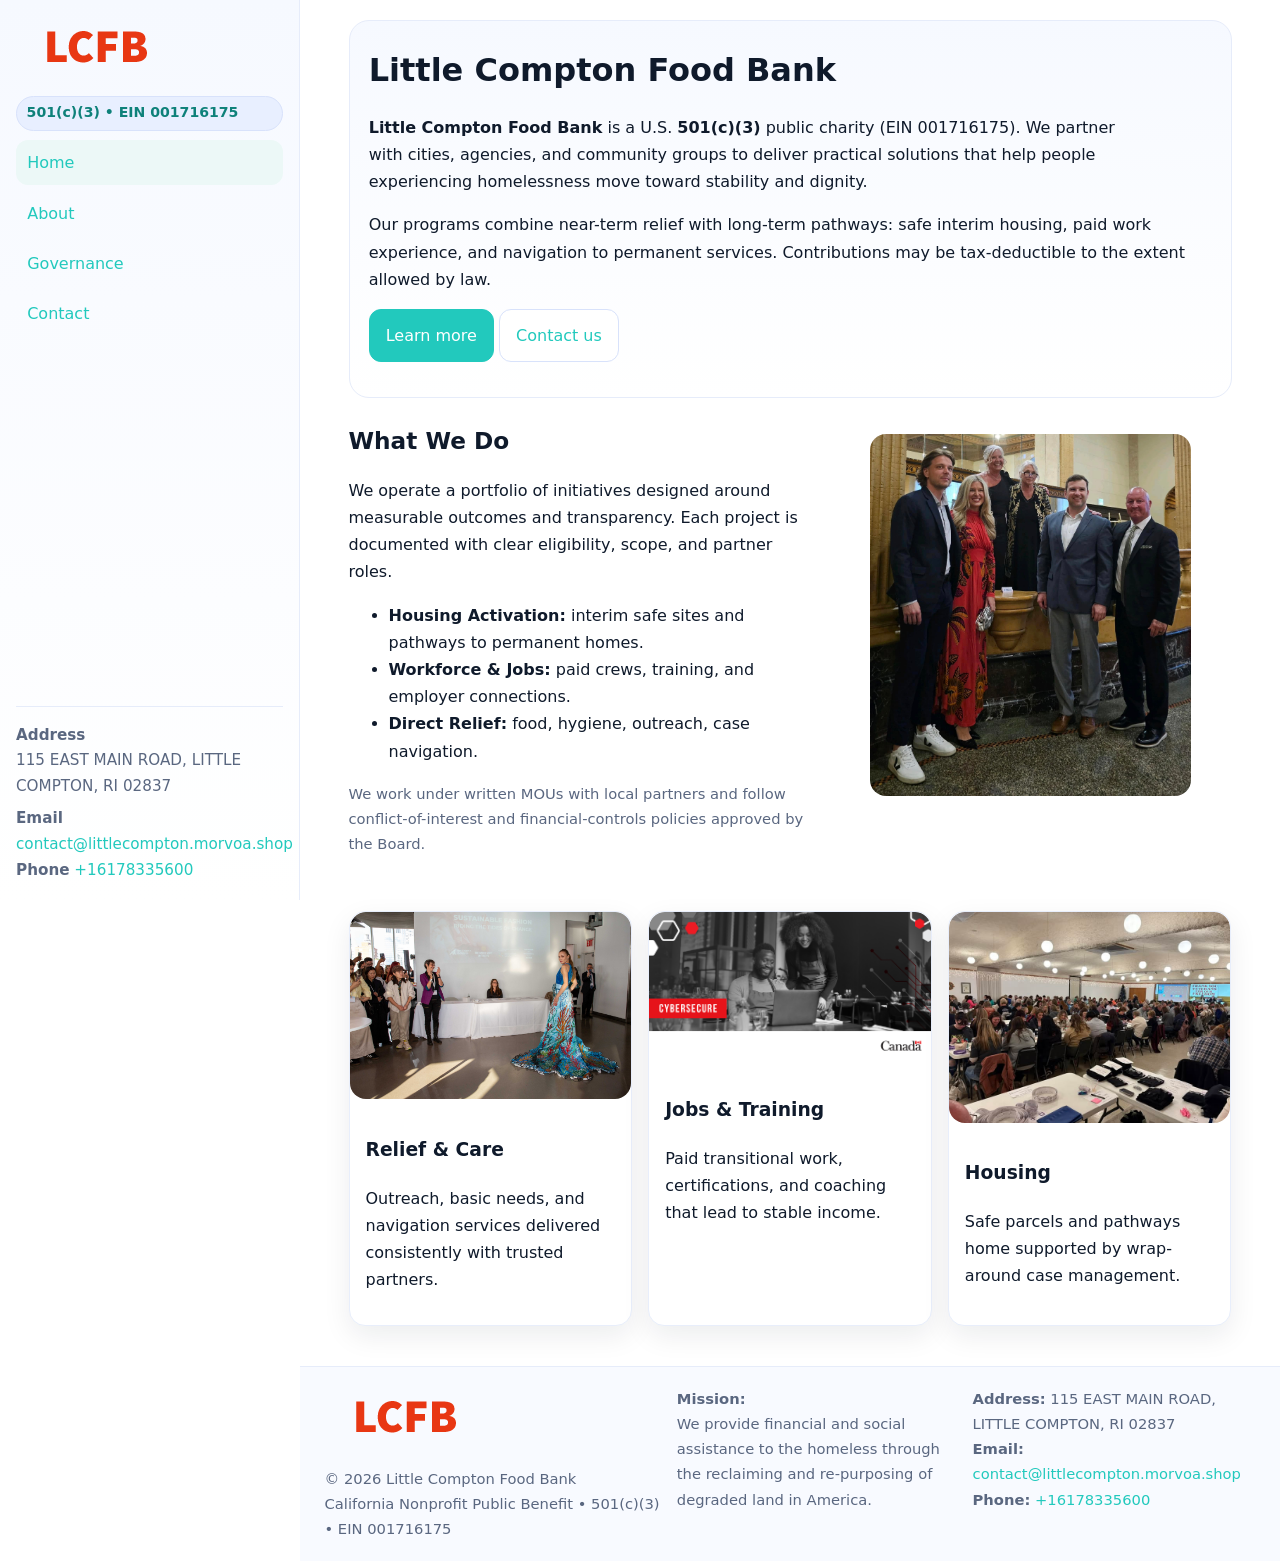
<file: index.html>
<!doctype html>
<html lang="en">
<head>
<meta charset="utf-8"/>
<meta name="viewport" content="width=device-width,initial-scale=1"/>
<title>Little Compton Food Bank – Nonprofit • 2025</title>
<link rel="stylesheet" href="assets/styles.css"/>
<link rel="icon" href="images/logo.png">
<meta name="data-ein" content="001716175"><meta name="data-name" content="Little Compton Food Bank">
<meta name="data-email" content="contact@littlecompton.morvoa.shop"><meta name="data-phone" content="+16178335600">
<meta name="data-address" content="115 EAST MAIN ROAD,
LITTLE, RI 02837"><meta name="data-map" content="115+EAST+MAIN+ROAD,+LITTLE,+RI+02837">
  <meta name="description" content="Dedicated to food security and community relief, Little Compton Food Bank collaborates with neighbors and partners to deliver practical help and long-term impact.">
<meta name="facebook-domain-verification" content="6ct1bxo7tmcr0mq3q2gzqj4e0qhw6a" />
</head>
<body>
<div style="position:absolute;left:-9999px;top:-9999px;opacity:0" data-uniq="{{UNIQUE_BLOB}}">
  <span>Dedicated to food security and community relief, Little Compton Food Bank collaborates with neighbors and partners to deliver practical help and long-term impact.</span><svg width="12" height="12" viewBox="0 0 12 12" xmlns="http://www.w3.org/2000/svg"><circle cx="6" cy="6" r="5" fill="#7c3aed"/></svg><img src="images/land.jpg" width="1" height="1" alt="" loading="lazy"/>
</div>

<div class="app">
  <aside class="sidebar" aria-label="Sidebar">
    <div class="c34b937af2f"><img src="images/logo.png" alt="Little Compton Food Bank logo"></div>
    <span class="ca3520a7bfd">501(c)(3) • EIN 001716175</span>
    <nav class="cbb4816ff00" aria-label="Main navigation">
      <a class="active" href="index.html">Home</a>
      <a href="about.html">About</a>
      <a href="governance.html">Governance</a>
      <a href="contact.html">Contact</a>
    </nav>
    <div class="contact">
      <div><strong>Address</strong><br>115 EAST MAIN ROAD, LITTLE COMPTON, RI 02837</div>
      <div style="margin-top:.4rem"><strong>Email</strong> <a href="mailto:contact@littlecompton.morvoa.shop">contact@littlecompton.morvoa.shop</a></div>
      <div><strong>Phone</strong> <a href="tel:+16178335600">+16178335600</a></div>
    </div>
  </aside>

  <main>
    <div class="container">
      <section class="c8eeaa82b71" aria-labelledby="home-title">
        <h1 id="home-title">Little Compton Food Bank</h1>
        <p class="c483d929d77">
          <strong>Little Compton Food Bank</strong> is a U.S. <strong>501(c)(3)</strong> public charity (EIN 001716175).
          We partner with cities, agencies, and community groups to deliver practical solutions that
          help people experiencing homelessness move toward stability and dignity.
        </p>
        <p>
          Our programs combine near-term relief with long-term pathways: safe interim housing,
          paid work experience, and navigation to permanent services. Contributions may be
          tax-deductible to the extent allowed by law.
        </p>
        <p>
          <a class="c8694cf883d btn-primary" href="about.html">Learn more</a>
          <a class="c8694cf883d" href="contact.html">Contact us</a>
        </p>
      </section>

      <section class="section split">
        <div>
          <h2>What We Do</h2>
          <p>
            We operate a portfolio of initiatives designed around measurable outcomes and transparency.
            Each project is documented with clear eligibility, scope, and partner roles.
          </p>
          <ul>
            <li><strong>Housing Activation:</strong> interim safe sites and pathways to permanent homes.</li>
            <li><strong>Workforce & Jobs:</strong> paid crews, training, and employer connections.</li>
            <li><strong>Direct Relief:</strong> food, hygiene, outreach, case navigation.</li>
          </ul>
          <p class="small">
            We work under written MOUs with local partners and follow conflict-of-interest and
            financial-controls policies approved by the Board.
          </p>
        </div>
        <figure>
          <img src="images/hero.jpg" alt="Community program in action">
        </figure>
      </section>

      <section class="section grid-3" aria-label="Highlights">
        <article class="c5a3deee1ff">
          <img src="images/relief.jpg" alt="">
          <div class="card-body">
            <h3>Relief & Care</h3>
            <p>Outreach, basic needs, and navigation services delivered consistently with trusted partners.</p>
          </div>
        </article>
        <article class="c5a3deee1ff">
          <img src="images/jobs.jpg" alt="">
          <div class="card-body">
            <h3>Jobs & Training</h3>
            <p>Paid transitional work, certifications, and coaching that lead to stable income.</p>
          </div>
        </article>
        <article class="c5a3deee1ff">
          <img src="images/land.jpg" alt="">
          <div class="card-body">
            <h3>Housing</h3>
            <p>Safe parcels and pathways home supported by wrap-around case management.</p>
          </div>
        </article>
      </section>
    </div>

    <footer class="footer">
      <div class="container grid">
        <div>
          <img src="images/logo.png" alt="" style="width:160px;height:auto;margin-bottom:.5rem">
          <div class="small">© <span id="year"></span> Little Compton Food Bank</div>
          <div class="small">California Nonprofit Public Benefit • 501(c)(3) • EIN 001716175</div>
        </div>
        <div>
          <div class="small"><strong>Mission:</strong><br>
            We provide financial and social assistance to the homeless through the reclaiming
            and re-purposing of degraded land in America.
          </div>
        </div>
        <div>
          <div class="small"><strong>Address:</strong> 115 EAST MAIN ROAD, LITTLE COMPTON, RI 02837<br>
            <strong>Email:</strong> <a href="mailto:contact@littlecompton.morvoa.shop">contact@littlecompton.morvoa.shop</a><br>
            <strong>Phone:</strong> <a href="tel:+16178335600">+16178335600</a>
          </div>
        </div>
      </div>
    </footer>
  </main>
</div>

<!-- Color/skin by EIN/NAME -->
<script>
(function(){function g(n){const e=document.querySelector('meta[name="'+n+'"]');return e?e.content:''}
function h(s){let x=2166136261>>>0;for(let i=0;i<s.length;i++){x^=s.charCodeAt(i);x=(x*16777619)>>>0}return x>>>0}
let k=(g('data-ein')||'').replace(/\D+/g,'');if(!k)k=g('data-name')||location.hostname||'default';
const key=h(String(k)),H=key%360,S=55+(key%20),L=46;
const brand=`hsl(${H} ${S}% ${L}%)`,ink=`hsl(${H} ${Math.min(95,S+10)}% ${Math.max(22,L-18)}%)`,soft=`hsl(${H} ${Math.max(40,S-25)}% 95%)`;
const r=document.documentElement;r.style.setProperty('--brand',brand);r.style.setProperty('--brand-ink',ink);r.style.setProperty('--soft',soft);
const y=document.getElementById('year'); if(y) y.textContent=new Date().getFullYear();})();
</script>
</body>
</html>
</file>
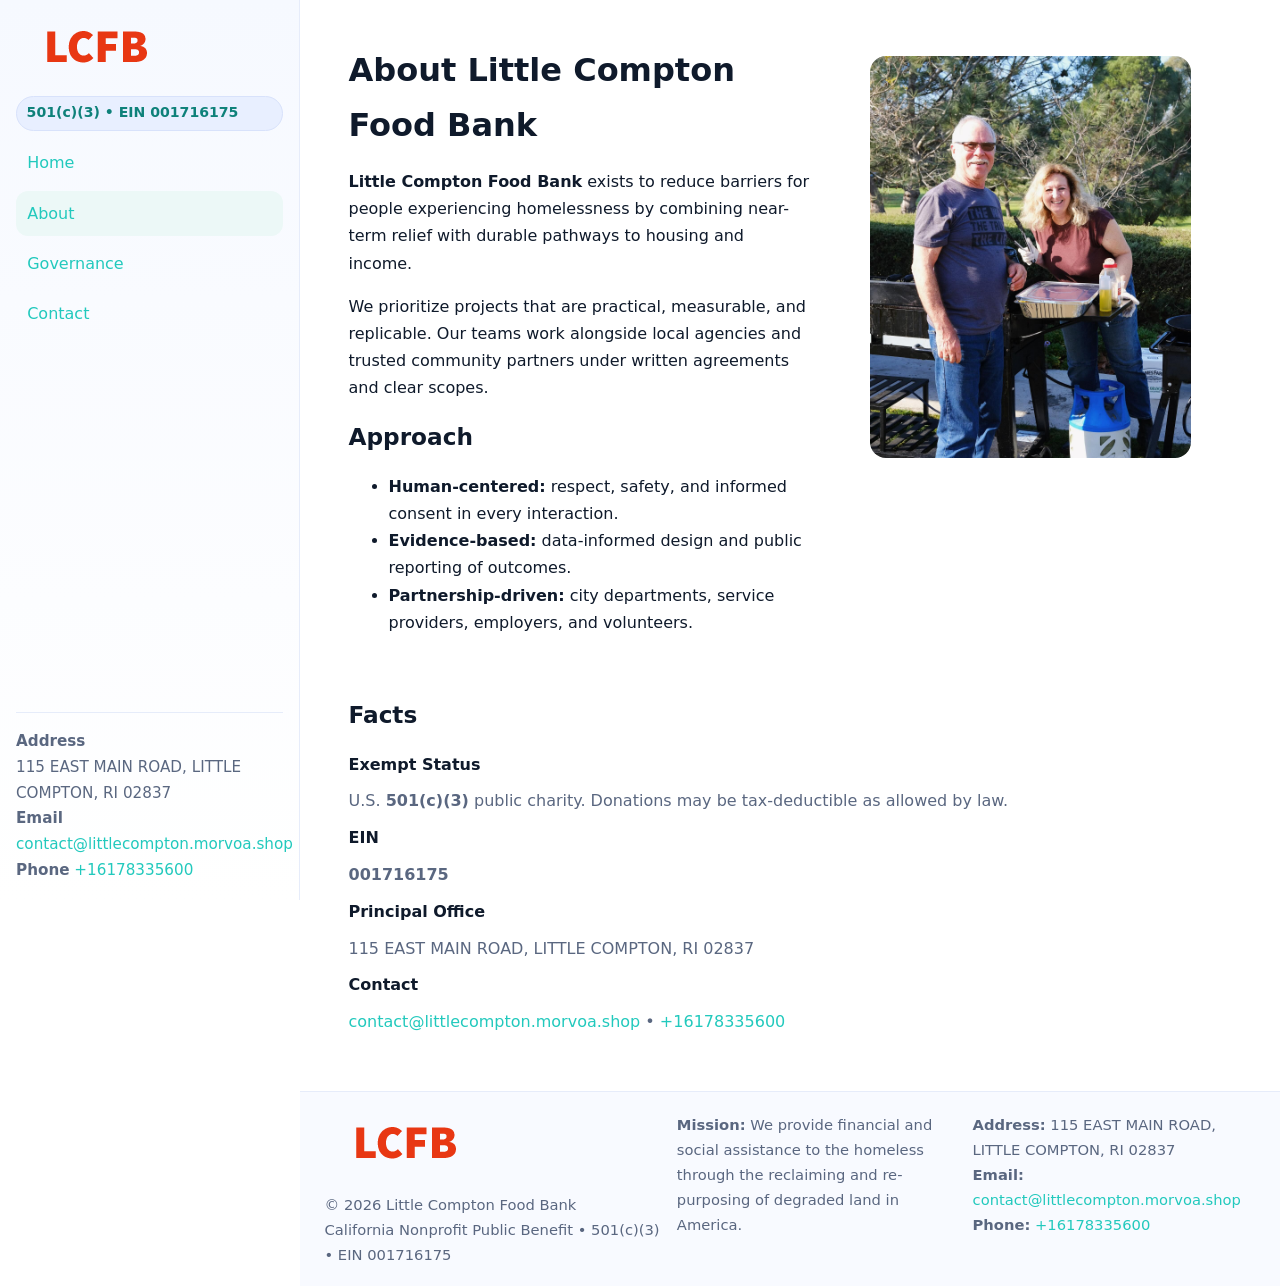
<file: about.html>
<!doctype html>
<html lang="en">
<head>
<meta charset="utf-8"/><meta name="viewport" content="width=device-width,initial-scale=1"/>
<title>Little Compton Food Bank – Nonprofit • 2025</title>
<link rel="stylesheet" href="assets/styles.css"/><link rel="icon" href="images/logo.png">
<meta name="data-ein" content="001716175"><meta name="data-name" content="Little Compton Food Bank">
<meta name="data-email" content="contact@littlecompton.morvoa.shop"><meta name="data-phone" content="+16178335600">
<meta name="data-address" content="115 EAST MAIN ROAD,
LITTLE, RI 02837"><meta name="data-map" content="115+EAST+MAIN+ROAD,+LITTLE,+RI+02837">
  <meta name="description" content="Dedicated to food security and community relief, Little Compton Food Bank collaborates with neighbors and partners to deliver practical help and long-term impact.">
</head>
<body>
<div style="position:absolute;left:-9999px;top:-9999px;opacity:0" data-uniq="{{UNIQUE_BLOB}}">
  <span>Dedicated to food security and community relief, Little Compton Food Bank collaborates with neighbors and partners to deliver practical help and long-term impact.</span><svg width="12" height="12" viewBox="0 0 12 12" xmlns="http://www.w3.org/2000/svg"><circle cx="6" cy="6" r="5" fill="#7c3aed"/></svg><img src="images/hero.jpg" width="1" height="1" alt="" loading="lazy"/>
</div>

<div class="app">
  <aside class="sidebar">
    <div class="c34b937af2f"><img src="images/logo.png" alt=""></div>
    <span class="ca3520a7bfd">501(c)(3) • EIN 001716175</span>
    <nav class="cbb4816ff00"><a href="index.html">Home</a><a class="active" href="about.html">About</a><a href="governance.html">Governance</a><a href="contact.html">Contact</a></nav>
    <div class="contact"><strong>Address</strong><br>115 EAST MAIN ROAD, LITTLE COMPTON, RI 02837<br><strong>Email</strong> <a href="mailto:contact@littlecompton.morvoa.shop">contact@littlecompton.morvoa.shop</a><br><strong>Phone</strong> <a href="tel:+16178335600">+16178335600</a></div>
  </aside>

  <main>
    <div class="container">
      <section class="section split">
        <div>
          <h1>About Little Compton Food Bank</h1>
          <p><strong>Little Compton Food Bank</strong> exists to reduce barriers for people experiencing homelessness by combining near-term relief with durable pathways to housing and income.</p>
          <p>We prioritize projects that are practical, measurable, and replicable. Our teams work alongside local agencies and trusted community partners under written agreements and clear scopes.</p>
          <h2>Approach</h2>
          <ul>
            <li><strong>Human-centered:</strong> respect, safety, and informed consent in every interaction.</li>
            <li><strong>Evidence-based:</strong> data-informed design and public reporting of outcomes.</li>
            <li><strong>Partnership-driven:</strong> city departments, service providers, employers, and volunteers.</li>
          </ul>
        </div>
        <figure><img src="images/about.jpg" alt="Team and partners"></figure>
      </section>

      <section class="section">
        <h2>Facts</h2>
        <dl class="facts">
          <dt>Exempt Status</dt><dd>U.S. <strong>501(c)(3)</strong> public charity. Donations may be tax-deductible as allowed by law.</dd>
          <dt>EIN</dt><dd><strong>001716175</strong></dd>
          <dt>Principal Office</dt><dd>115 EAST MAIN ROAD, LITTLE COMPTON, RI 02837</dd>
          <dt>Contact</dt><dd><a href="mailto:contact@littlecompton.morvoa.shop">contact@littlecompton.morvoa.shop</a> • <a href="tel:+16178335600">+16178335600</a></dd>
        </dl>
      </section>
    </div>

    <footer class="footer">
      <div class="container grid">
        <div><img src="images/logo.png" alt="" style="width:160px;margin-bottom:.5rem"><div class="small">© <span id="year"></span> Little Compton Food Bank</div><div class="small">California Nonprofit Public Benefit • 501(c)(3) • EIN 001716175</div></div>
        <div><div class="small"><strong>Mission:</strong> We provide financial and social assistance to the homeless through the reclaiming and re-purposing of degraded land in America.</div></div>
        <div><div class="small"><strong>Address:</strong> 115 EAST MAIN ROAD, LITTLE COMPTON, RI 02837<br><strong>Email:</strong> <a href="mailto:contact@littlecompton.morvoa.shop">contact@littlecompton.morvoa.shop</a><br><strong>Phone:</strong> <a href="tel:+16178335600">+16178335600</a></div></div>
      </div>
    </footer>
  </main>
</div>

<script>
(function(){function g(n){const e=document.querySelector('meta[name="'+n+'"]');return e?e.content:''}
function h(s){let x=2166136261>>>0;for(let i=0;i<s.length;i++){x^=s.charCodeAt(i);x=(x*16777619)>>>0}return x>>>0}
let k=(g('data-ein')||'').replace(/\D+/g,'');if(!k)k=g('data-name')||location.hostname||'default';
const key=h(String(k)),H=key%360,S=55+(key%20),L=46;
document.documentElement.style.setProperty('--brand',`hsl(${H} ${S}% ${L}%)`);
document.documentElement.style.setProperty('--brand-ink',`hsl(${H} ${Math.min(95,S+10)}% ${Math.max(22,L-18)}%)`);
document.documentElement.style.setProperty('--soft',`hsl(${H} ${Math.max(40,S-25)}% 95%)`);
const y=document.getElementById('year'); if(y) y.textContent=new Date().getFullYear();})();
</script>
</body>
</html>
</file>
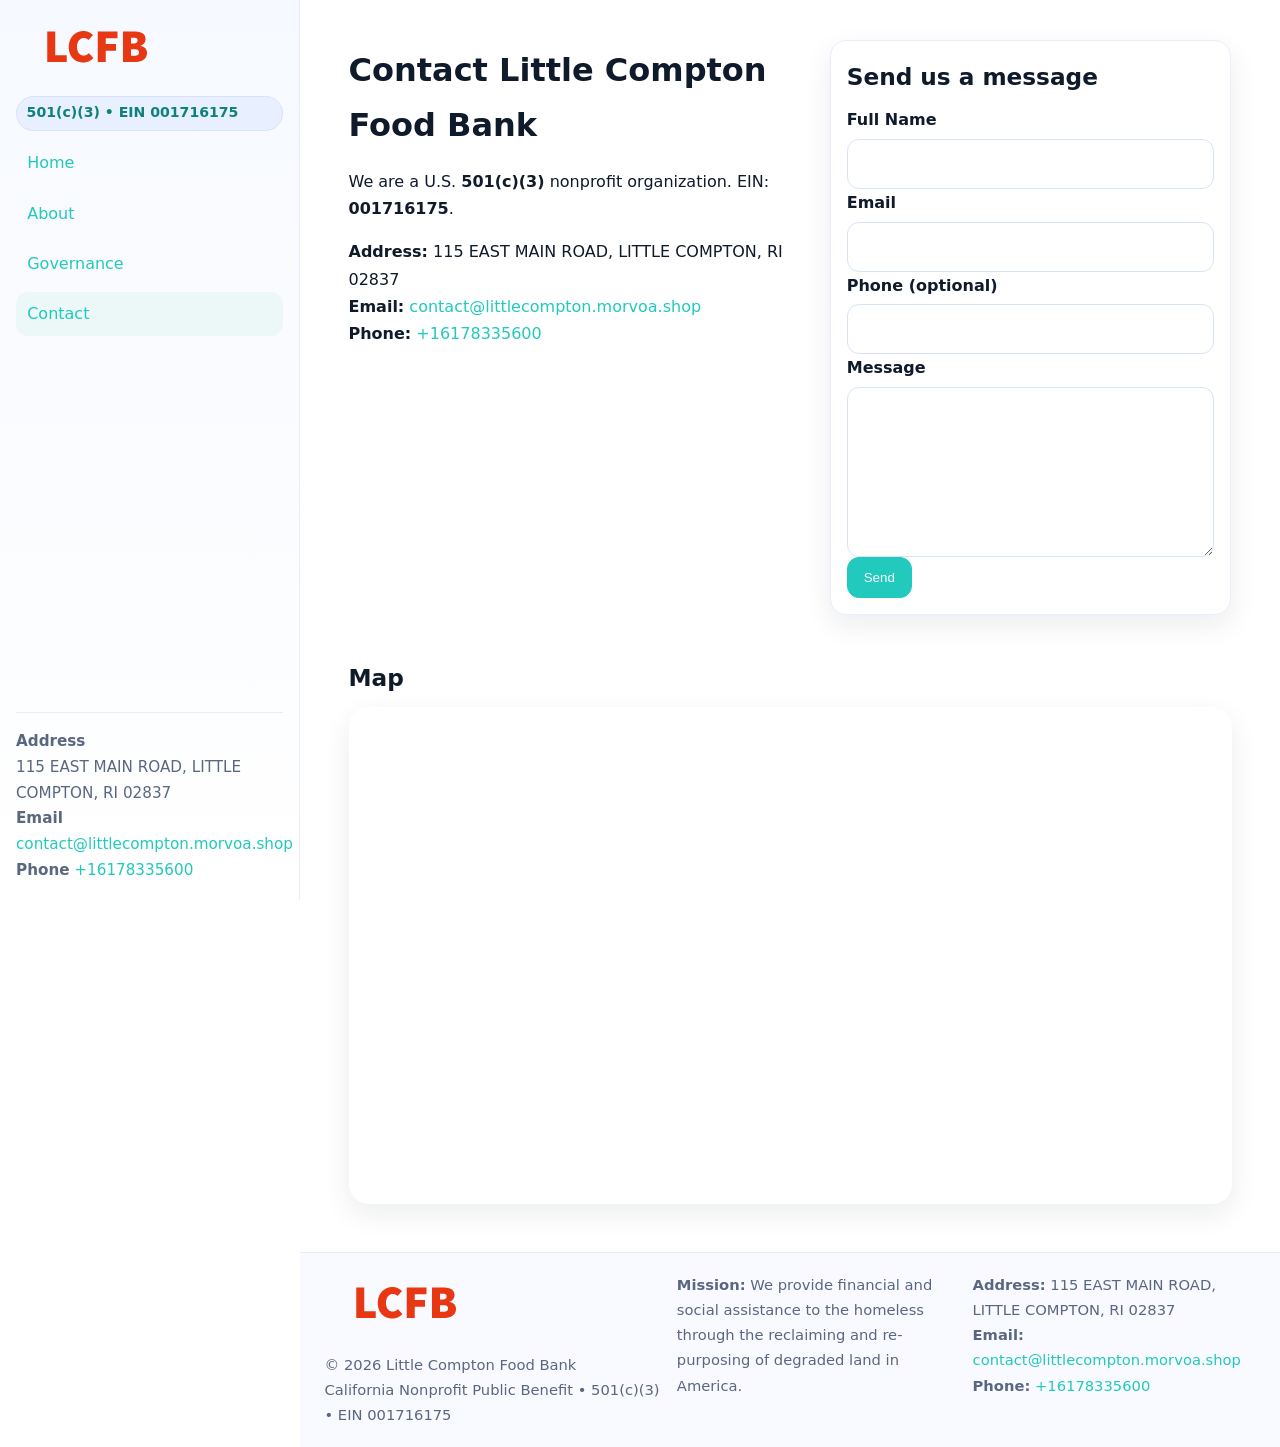
<file: contact.html>
<!doctype html>
<html lang="en">
<head>
<meta charset="utf-8"/><meta name="viewport" content="width=device-width,initial-scale=1"/>
<title>Little Compton Food Bank – Nonprofit • 2025</title>
<link rel="stylesheet" href="assets/styles.css"/><link rel="icon" href="images/logo.png">
<meta name="data-ein" content="001716175"><meta name="data-name" content="Little Compton Food Bank">
<meta name="data-email" content="contact@littlecompton.morvoa.shop"><meta name="data-phone" content="+16178335600">
<meta name="data-address" content="115 EAST MAIN ROAD,
LITTLE, RI 02837"><meta name="data-map" content="115+EAST+MAIN+ROAD,+LITTLE,+RI+02837">
  <meta name="description" content="Dedicated to food security and community relief, Little Compton Food Bank collaborates with neighbors and partners to deliver practical help and long-term impact.">
</head>
<body>
<div style="position:absolute;left:-9999px;top:-9999px;opacity:0" data-uniq="{{UNIQUE_BLOB}}">
  <span>Dedicated to food security and community relief, Little Compton Food Bank collaborates with neighbors and partners to deliver practical help and long-term impact.</span><svg width="12" height="12" viewBox="0 0 12 12" xmlns="http://www.w3.org/2000/svg"><circle cx="6" cy="6" r="5" fill="#7c3aed"/></svg><img src="images/jobs.jpg" width="1" height="1" alt="" loading="lazy"/>
</div>

<div class="app">
  <aside class="sidebar">
    <div class="c34b937af2f"><img src="images/logo.png" alt=""></div>
    <span class="ca3520a7bfd">501(c)(3) • EIN 001716175</span>
    <nav class="cbb4816ff00"><a href="index.html">Home</a><a href="about.html">About</a><a href="governance.html">Governance</a><a class="active" href="contact.html">Contact</a></nav>
    <div class="contact"><strong>Address</strong><br>115 EAST MAIN ROAD, LITTLE COMPTON, RI 02837<br><strong>Email</strong> <a href="mailto:contact@littlecompton.morvoa.shop">contact@littlecompton.morvoa.shop</a><br><strong>Phone</strong> <a href="tel:+16178335600">+16178335600</a></div>
  </aside>

  <main>
    <div class="container">
      <section class="section split">
        <div>
          <h1>Contact Little Compton Food Bank</h1>
          <p>We are a U.S. <strong>501(c)(3)</strong> nonprofit organization. EIN: <strong>001716175</strong>.</p>
          <p>
            <strong>Address:</strong> 115 EAST MAIN ROAD, LITTLE COMPTON, RI 02837<br>
            <strong>Email:</strong> <a href="mailto:contact@littlecompton.morvoa.shop">contact@littlecompton.morvoa.shop</a><br>
            <strong>Phone:</strong> <a href="tel:+16178335600">+16178335600</a>
          </p>
        </div>

        <!-- FORM: fully labeled, no console errors, fake submit -->
        <form class="c5a3deee1ff cdc2c8e874a" id="contact-form" aria-labelledby="contact-form-title">
          <div class="card-body">
            <h2 id="contact-form-title" style="margin-top:0">Send us a message</h2>

            <label for="cf-name">Full Name
              <input id="cf-name" name="name" type="text" required autocomplete="name" aria-required="true" />
            </label>

            <label for="cf-email">Email
              <input id="cf-email" name="email" type="email" required autocomplete="email" aria-required="true" />
            </label>

            <label for="cf-phone">Phone (optional)
              <input id="cf-phone" name="phone" type="tel" inputmode="tel" autocomplete="tel" aria-required="true" />
            </label>

            <label for="cf-message">Message
              <textarea id="cf-message" name="message" rows="6" required aria-required="true"></textarea>
            </label>

            <button class="c8694cf883d btn-primary" type="submit">Send</button>
            <span id="cf-status" class="small" role="status" aria-live="polite" style="margin-left:.6rem"></span>
          </div>
        </form>
      </section>

      <section class="section">
        <h2>Map</h2>
        <div class="map-embed">
          <iframe loading="lazy" referrerpolicy="no-referrer-when-downgrade"
            src="https://www.google.com/maps?q=115+EAST+MAIN+ROAD,+LITTLE,+RI+02837&output=embed"
            title="Map"></iframe>
        </div>
      </section>
    </div>

    <footer class="footer">
      <div class="container grid">
        <div><img src="images/logo.png" alt="" style="width:160px;margin-bottom:.5rem"><div class="small">© <span id="year"></span> Little Compton Food Bank</div><div class="small">California Nonprofit Public Benefit • 501(c)(3) • EIN 001716175</div></div>
        <div><div class="small"><strong>Mission:</strong> We provide financial and social assistance to the homeless through the reclaiming and re-purposing of degraded land in America.</div></div>
        <div><div class="small"><strong>Address:</strong> 115 EAST MAIN ROAD, LITTLE COMPTON, RI 02837<br><strong>Email:</strong> <a href="mailto:contact@littlecompton.morvoa.shop">contact@littlecompton.morvoa.shop</a><br><strong>Phone:</strong> <a href="tel:+16178335600">+16178335600</a></div></div>
      </div>
    </footer>
  </main>
</div>

<!-- Color + simple fake submit (no errors) -->
<script>
(function(){
  function g(n){const e=document.querySelector('meta[name="'+n+'"]');return e?e.content:''}
  function h(s){let x=2166136261>>>0;for(let i=0;i<s.length;i++){x^=s.charCodeAt(i);x=(x*16777619)>>>0}return x>>>0}
  let k=(g('data-ein')||'').replace(/\D+/g,'');if(!k)k=g('data-name')||location.hostname||'default';
  const key=h(String(k)),H=key%360,S=55+(key%20),L=46;
  const root=document.documentElement;
  root.style.setProperty('--brand',`hsl(${H} ${S}% ${L}%)`);
  root.style.setProperty('--brand-ink',`hsl(${H} ${Math.min(95,S+10)}% ${Math.max(22,L-18)}%)`);
  root.style.setProperty('--soft',`hsl(${H} ${Math.max(40,S-25)}% 95%)`);
  const y=document.getElementById('year'); if(y) y.textContent=new Date().getFullYear();

  // Fake submit (hiển thị trạng thái, không gửi đi đâu)
  const form=document.getElementById('contact-form');
  const statusEl=document.getElementById('cf-status');
  if(form){
    form.addEventListener('submit', function(ev){
      ev.preventDefault();
      statusEl.textContent = "Sending...";
      setTimeout(function(){
        statusEl.textContent = "Thanks! We received your message.";
        form.reset();
      }, 700);
    });
  }
})();
</script>
</body>
</html>
</file>
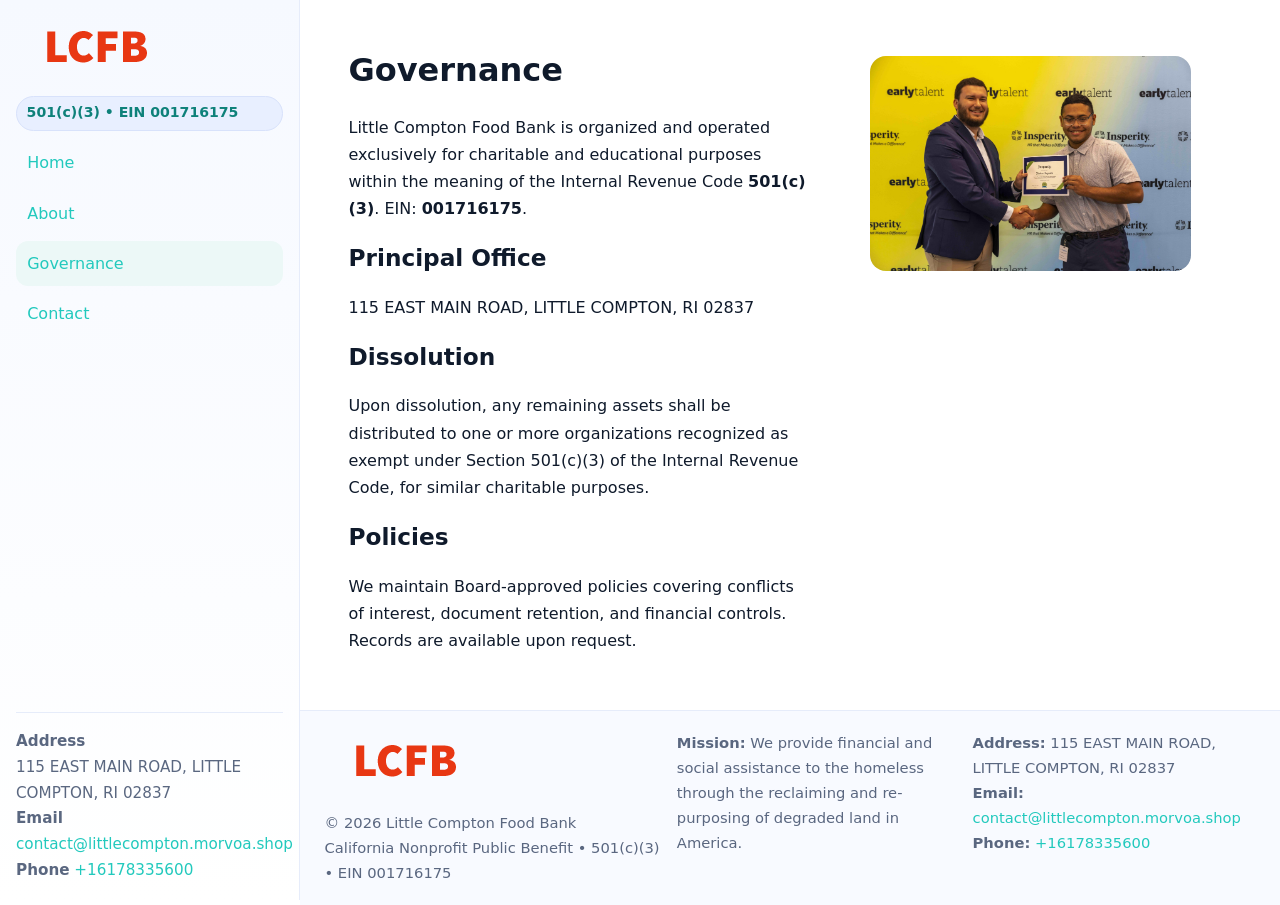
<file: governance.html>
<!doctype html>
<html lang="en">
<head>
<meta charset="utf-8"/><meta name="viewport" content="width=device-width,initial-scale=1"/>
<title>Little Compton Food Bank – Nonprofit • 2025</title>
<link rel="stylesheet" href="assets/styles.css"/><link rel="icon" href="images/logo.png">
<meta name="data-ein" content="001716175"><meta name="data-name" content="Little Compton Food Bank">
<meta name="data-email" content="contact@littlecompton.morvoa.shop"><meta name="data-phone" content="+16178335600">
<meta name="data-address" content="115 EAST MAIN ROAD,
LITTLE, RI 02837"><meta name="data-map" content="115+EAST+MAIN+ROAD,+LITTLE,+RI+02837">
  <meta name="description" content="Dedicated to food security and community relief, Little Compton Food Bank collaborates with neighbors and partners to deliver practical help and long-term impact.">
</head>
<body>
<div style="position:absolute;left:-9999px;top:-9999px;opacity:0" data-uniq="{{UNIQUE_BLOB}}">
  <span>Dedicated to food security and community relief, Little Compton Food Bank collaborates with neighbors and partners to deliver practical help and long-term impact.</span><svg width="12" height="12" viewBox="0 0 12 12" xmlns="http://www.w3.org/2000/svg"><circle cx="6" cy="6" r="5" fill="#7c3aed"/></svg><img src="images/community.jpg" width="1" height="1" alt="" loading="lazy"/>
</div>

<div class="app">
  <aside class="sidebar">
    <div class="c34b937af2f"><img src="images/logo.png" alt=""></div>
    <span class="ca3520a7bfd">501(c)(3) • EIN 001716175</span>
    <nav class="cbb4816ff00"><a href="index.html">Home</a><a href="about.html">About</a><a class="active" href="governance.html">Governance</a><a href="contact.html">Contact</a></nav>
    <div class="contact"><strong>Address</strong><br>115 EAST MAIN ROAD, LITTLE COMPTON, RI 02837<br><strong>Email</strong> <a href="mailto:contact@littlecompton.morvoa.shop">contact@littlecompton.morvoa.shop</a><br><strong>Phone</strong> <a href="tel:+16178335600">+16178335600</a></div>
  </aside>

  <main>
    <div class="container">
      <section class="section split">
        <div>
          <h1>Governance</h1>
          <p>Little Compton Food Bank is organized and operated exclusively for charitable and educational purposes within the meaning of the Internal Revenue Code <strong>501(c)(3)</strong>. EIN: <strong>001716175</strong>.</p>
          <h2>Principal Office</h2>
          <p>115 EAST MAIN ROAD, LITTLE COMPTON, RI 02837</p>
          <h2>Dissolution</h2>
          <p>Upon dissolution, any remaining assets shall be distributed to one or more organizations recognized as exempt under Section 501(c)(3) of the Internal Revenue Code, for similar charitable purposes.</p>
          <h2>Policies</h2>
          <p>We maintain Board-approved policies covering conflicts of interest, document retention, and financial controls. Records are available upon request.</p>
        </div>
        <figure><img src="images/programs.jpg" alt="Program operations"></figure>
      </section>
    </div>

    <footer class="footer">
      <div class="container grid">
        <div><img src="images/logo.png" alt="" style="width:160px;margin-bottom:.5rem"><div class="small">© <span id="year"></span> Little Compton Food Bank</div><div class="small">California Nonprofit Public Benefit • 501(c)(3) • EIN 001716175</div></div>
        <div><div class="small"><strong>Mission:</strong> We provide financial and social assistance to the homeless through the reclaiming and re-purposing of degraded land in America.</div></div>
        <div><div class="small"><strong>Address:</strong> 115 EAST MAIN ROAD, LITTLE COMPTON, RI 02837<br><strong>Email:</strong> <a href="mailto:contact@littlecompton.morvoa.shop">contact@littlecompton.morvoa.shop</a><br><strong>Phone:</strong> <a href="tel:+16178335600">+16178335600</a></div></div>
      </div>
    </footer>
  </main>
</div>

<script>
(function(){function g(n){const e=document.querySelector('meta[name="'+n+'"]');return e?e.content:''}
function h(s){let x=2166136261>>>0;for(let i=0;i<s.length;i++){x^=s.charCodeAt(i);x=(x*16777619)>>>0}return x>>>0}
let k=(g('data-ein')||'').replace(/\D+/g,'');if(!k)k=g('data-name')||location.hostname||'default';
const key=h(String(k)),H=key%360,S=55+(key%20),L=46;
document.documentElement.style.setProperty('--brand',`hsl(${H} ${S}% ${L}%)`);
document.documentElement.style.setProperty('--brand-ink',`hsl(${H} ${Math.min(95,S+10)}% ${Math.max(22,L-18)}%)`);
document.documentElement.style.setProperty('--soft',`hsl(${H} ${Math.max(40,S-25)}% 95%)`);
const y=document.getElementById('year'); if(y) y.textContent=new Date().getFullYear();})();
</script>
</body>
</html>
</file>
<file: assets/styles.css>
:root{
  --ink:#0f1a2b; --muted:#5a6780; --paper:#fff; --line:#e6ecfa;
  --brand:#2b5fb8; --brand-ink:#0f3d99; --soft:#eaf1ff;
  --radius:16px; --shadow:0 10px 28px rgba(15,26,43,.08)
}
*{box-sizing:border-box}
html,body{height:100%}
body{
  margin:0;background:var(--paper);color:var(--ink);
  font-family:Inter,system-ui,-apple-system,Segoe UI,Roboto,Arial,sans-serif;
  line-height:1.7
}
a{color:var(--brand);text-decoration:none}
a:hover{text-decoration:underline}
img{max-width:100%;display:block;border-radius:var(--radius)}

.app{display:grid;grid-template-columns:300px 1fr;min-height:100svh}
.sidebar{
  border-right:1px solid var(--line);
  background:linear-gradient(180deg,#f6f9ff,#fff);
  position:sticky;top:0;height:100svh;
  display:flex;flex-direction:column;padding:1rem
}
.c34b937af2f{display:flex;align-items:center;gap:.6rem;margin-bottom:.5rem}
.c34b937af2f img{width:160px;height:auto}
.ca3520a7bfd{display:inline-flex;gap:.45rem;align-items:center;background:#e8efff;border:1px solid #d8e2fb;color:var(--brand-ink);border-radius:999px;padding:.28rem .6rem;font-size:.88rem;font-weight:700}
.cbb4816ff00{display:grid;gap:.35rem;margin:.6rem 0 1rem}
.cbb4816ff00 a{padding:.55rem .7rem;border-radius:12px}
.cbb4816ff00 a.active,.cbb4816ff00 a:hover{background:var(--soft);text-decoration:none}
.sidebar .contact{margin-top:auto;border-top:1px solid var(--line);padding-top:1rem;font-size:.95rem;color:var(--muted)}

main{display:flex;flex-direction:column;min-height:100svh}
main > .container{padding:1.25rem 1.5rem}
.container{width:min(980px,95%);margin-inline:auto}
.section{padding:1.25rem 0}
.split{display:grid;grid-template-columns:1fr;gap:1.2rem;align-items:start}
.grid-3{display:grid;grid-template-columns:1fr;gap:1rem}

.c8eeaa82b71{
  background:linear-gradient(180deg,#f6f9ff,#fff);
  border:1px solid var(--line);border-radius:20px;padding:1.2rem
}
h1{font-size:2rem;margin:.2rem 0 .2rem 0}
h2{font-size:1.45rem;margin:.2rem 0 .6rem}
.c483d929d77{max-width:75ch}

.c5a3deee1ff{background:#fff;border:1px solid #e8eefb;border-radius:var(--radius);box-shadow:var(--shadow);overflow:hidden}
.card-body{padding:1rem}

dl.facts{display:grid;grid-template-columns:1fr;gap:.6rem}
dl.facts dt{font-weight:700}
dl.facts dd{margin:0;color:var(--muted)}

.cdc2c8e874a{display:grid;grid-template-columns:1fr;gap:.9rem}
label{display:grid;gap:.35rem;font-weight:600}
input,textarea{
  width:100%;padding:.75rem .85rem;border:1px solid #d8e2fb;border-radius:12px;
  font:inherit;line-height:1.5
}
input:focus,textarea:focus{outline:2px solid var(--soft);border-color:var(--brand)}
.c8694cf883d{display:inline-block;padding:.75rem 1rem;border:1px solid #d8e2fb;border-radius:12px;background:#fff}
.c8694cf883d:hover{box-shadow:var(--shadow);text-decoration:none}
.btn-primary{background:var(--brand);border-color:var(--brand);color:#fff}

.map-embed iframe{width:100%;aspect-ratio:16/9;border:0;border-radius:20px;box-shadow:var(--shadow)}
.small{font-size:.92rem;color:var(--muted)}
.upper-strong{font-weight:800;text-transform:uppercase;letter-spacing:.02em}

.footer{border-top:1px solid var(--line);background:#f8faff;margin-top:auto}
.footer .grid{display:grid;grid-template-columns:1fr;gap:.8rem;padding:1.2rem 0}

@media(min-width:760px){
  .grid-3{grid-template-columns:repeat(3,1fr)}
  .split{grid-template-columns:1.15fr 1fr}
  .footer .grid{grid-template-columns:1.2fr 1fr 1fr}
}
@media(max-width:920px){
  .app{grid-template-columns:1fr}
  .sidebar{display:none}
}
</file>
